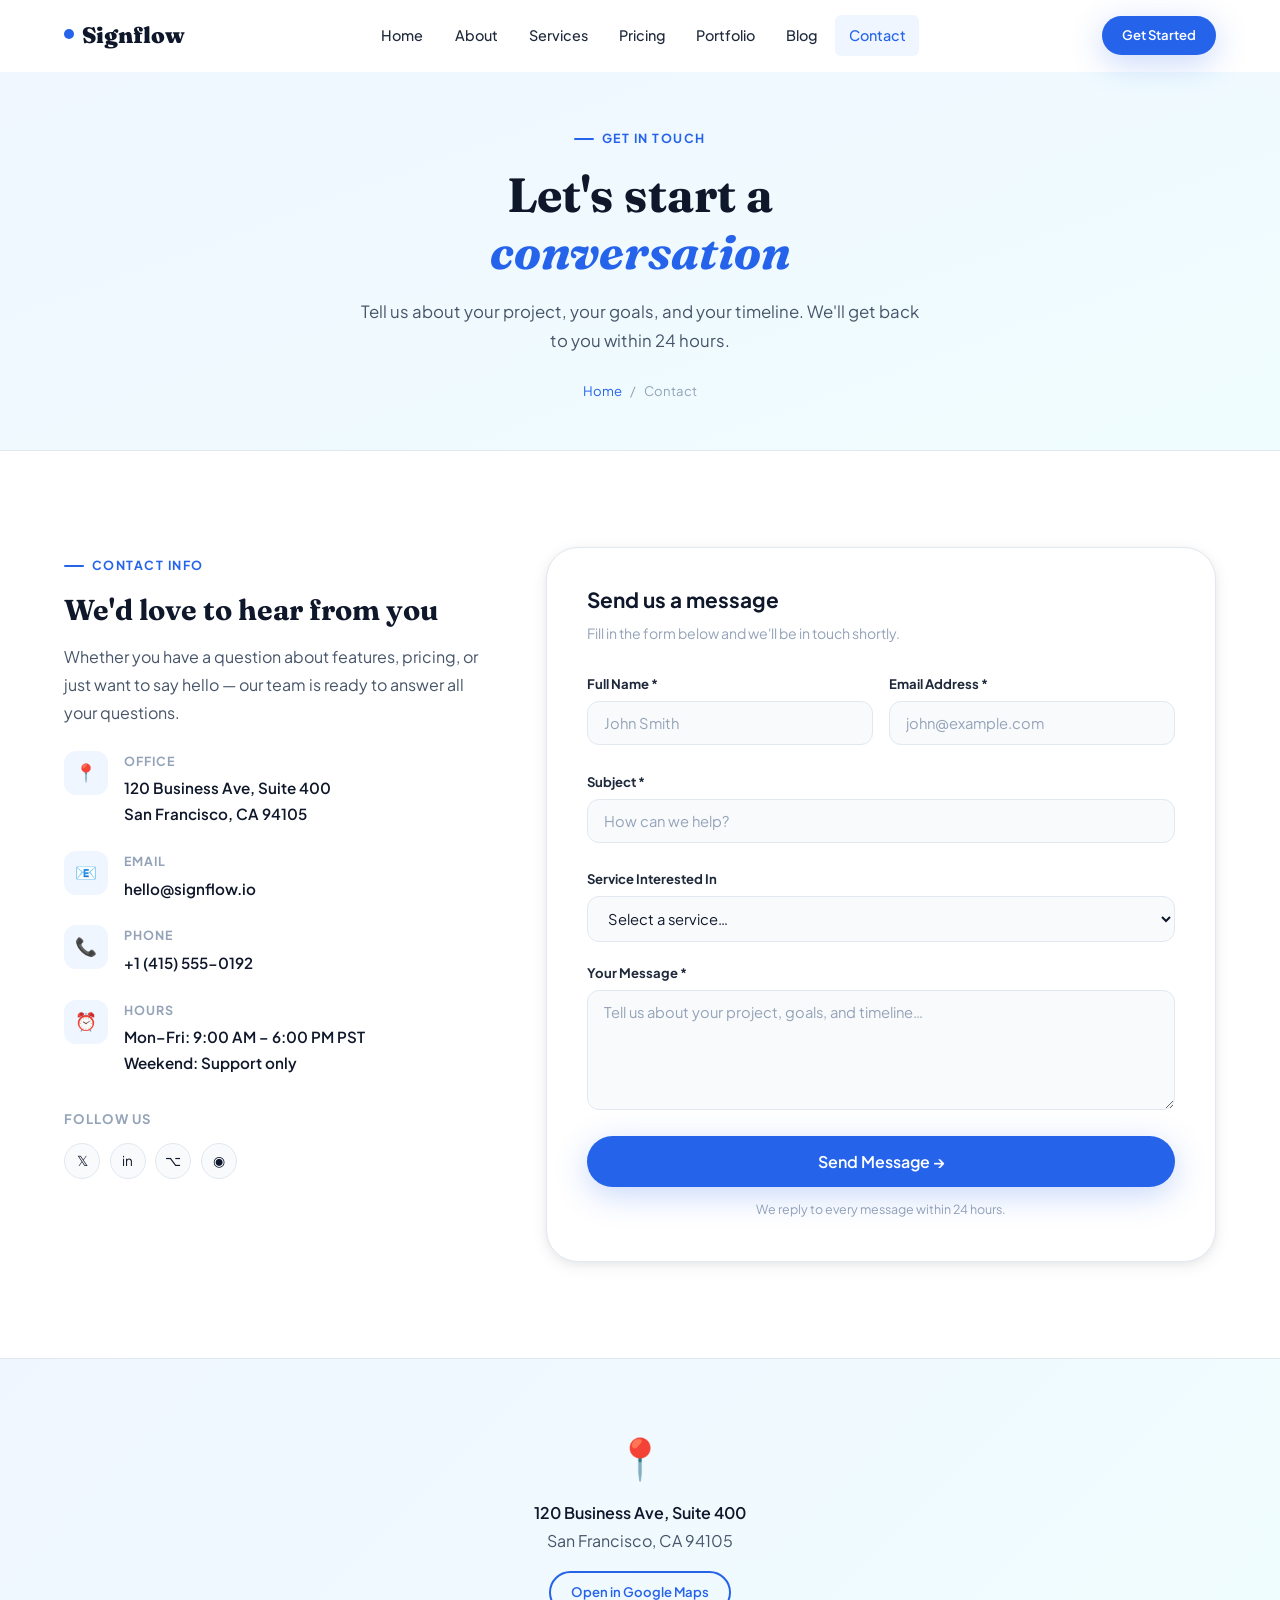
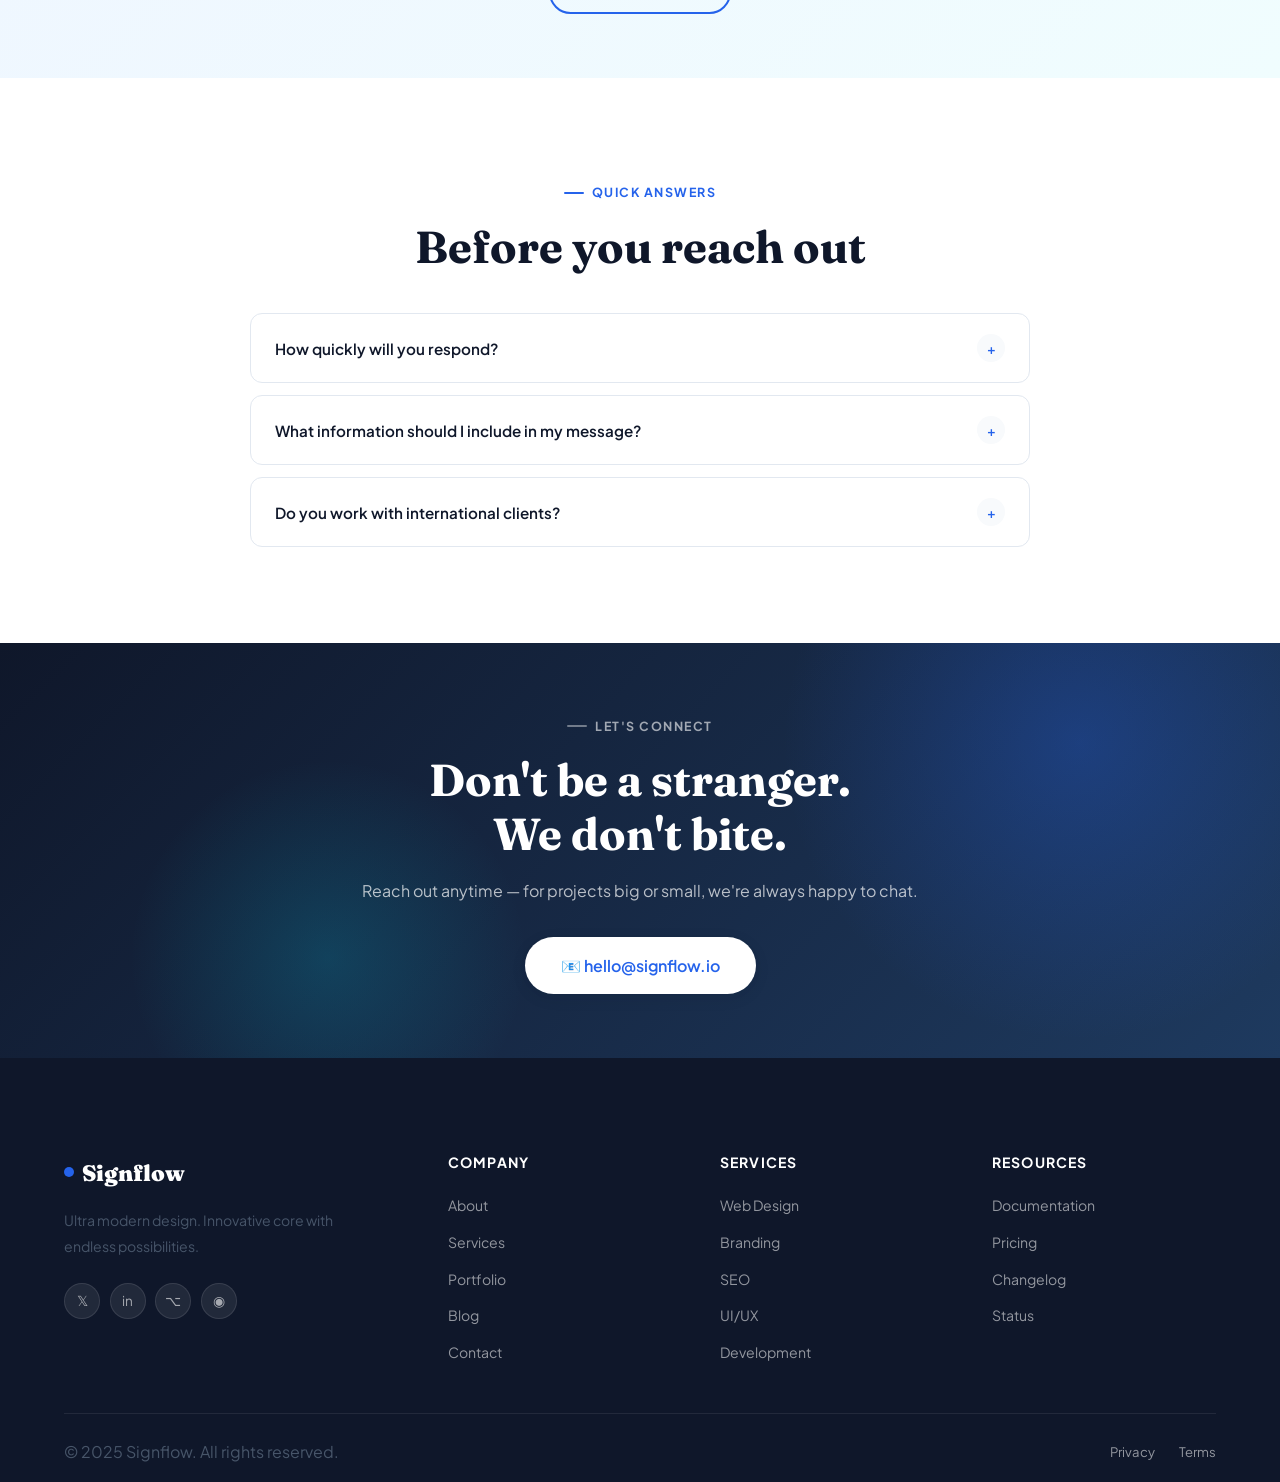
<file: pages/contact.html>
<!DOCTYPE html>
<html lang="en">
<head>
  <meta charset="UTF-8" />
  <meta name="viewport" content="width=device-width, initial-scale=1.0" />
  <title>Contact — Signflow</title>
  <link rel="preconnect" href="https://fonts.googleapis.com" />
  <link rel="preconnect" href="https://fonts.gstatic.com" crossorigin />
  <link href="https://fonts.googleapis.com/css2?family=Plus+Jakarta+Sans:wght@300;400;500;600;700;800&family=Fraunces:ital,wght@0,300;0,700;0,900;1,300;1,700&display=swap" rel="stylesheet" />
  <link rel="stylesheet" href="../css/style.css" />
</head>
<body>
<div class="page-loader"><div class="loader-logo">Signflow</div></div>

<header class="navbar" id="navbar">
  <div class="container">
    <a href="../index.html" class="nav-logo"><span class="logo-dot"></span>Signflow</a>
    <nav class="nav-links">
      <a href="../index.html">Home</a><a href="about.html">About</a><a href="services.html">Services</a>
      <a href="pricing.html">Pricing</a><a href="portfolio.html">Portfolio</a><a href="blog.html">Blog</a>
      <a href="contact.html" class="active">Contact</a>
    </nav>
    <div class="nav-actions"><a href="contact.html" class="btn btn-primary btn-sm">Get Started</a></div>
    <button class="nav-toggle"><span></span><span></span><span></span></button>
  </div>
</header>
<nav class="mobile-nav">
  <a href="../index.html">Home</a><a href="about.html">About</a><a href="services.html">Services</a>
  <a href="pricing.html">Pricing</a><a href="portfolio.html">Portfolio</a><a href="blog.html">Blog</a>
  <a href="contact.html">Contact</a>
  <a href="contact.html" class="btn btn-primary">Get Started</a>
</nav>

<section class="page-hero">
  <div class="container">
    <div class="section-label" style="justify-content:center;">Get in Touch</div>
    <h1>Let's start a<br><em style="font-style:italic;color:var(--clr-primary)">conversation</em></h1>
    <p>Tell us about your project, your goals, and your timeline. We'll get back to you within 24 hours.</p>
    <div class="breadcrumb">
      <a href="../index.html">Home</a><span>/</span><span>Contact</span>
    </div>
  </div>
</section>


<section class="section">
  <div class="container">
    <div class="contact-grid">
      
      <div class="reveal">
        <div class="section-label">Contact Info</div>
        <h2 class="section-title" style="font-size:1.8rem;">We'd love to hear from you</h2>
        <p>Whether you have a question about features, pricing, or just want to say hello — our team is ready to answer all your questions.</p>

        <div class="contact-info-list">
          <div class="contact-info-item">
            <div class="contact-info-icon">📍</div>
            <div>
              <div class="contact-info-label">Office</div>
              <div class="contact-info-val">120 Business Ave, Suite 400<br>San Francisco, CA 94105</div>
            </div>
          </div>
          <div class="contact-info-item">
            <div class="contact-info-icon">📧</div>
            <div>
              <div class="contact-info-label">Email</div>
              <div class="contact-info-val">hello@signflow.io</div>
            </div>
          </div>
          <div class="contact-info-item">
            <div class="contact-info-icon">📞</div>
            <div>
              <div class="contact-info-label">Phone</div>
              <div class="contact-info-val">+1 (415) 555-0192</div>
            </div>
          </div>
          <div class="contact-info-item">
            <div class="contact-info-icon">⏰</div>
            <div>
              <div class="contact-info-label">Hours</div>
              <div class="contact-info-val">Mon–Fri: 9:00 AM – 6:00 PM PST<br>Weekend: Support only</div>
            </div>
          </div>
        </div>

        
        <div style="margin-top:2rem;">
          <p style="font-size:0.82rem;font-weight:700;text-transform:uppercase;letter-spacing:0.08em;color:var(--clr-muted);margin-bottom:0.75rem;">Follow Us</p>
          <div style="display:flex;gap:0.6rem;">
            <a class="social-btn" href="#" style="background:var(--clr-bg);color:var(--clr-dark);border:1px solid var(--clr-border);">𝕏</a>
            <a class="social-btn" href="#" style="background:var(--clr-bg);color:var(--clr-dark);border:1px solid var(--clr-border);">in</a>
            <a class="social-btn" href="#" style="background:var(--clr-bg);color:var(--clr-dark);border:1px solid var(--clr-border);">⌥</a>
            <a class="social-btn" href="#" style="background:var(--clr-bg);color:var(--clr-dark);border:1px solid var(--clr-border);">◉</a>
          </div>
        </div>
      </div>

      
      <div class="reveal reveal-delay-2">
        <div class="form-card">
          <h3 style="font-size:1.3rem;margin-bottom:0.5rem;font-family:var(--font-body);">Send us a message</h3>
          <p style="font-size:0.88rem;color:var(--clr-muted);margin-bottom:1.75rem;">Fill in the form below and we'll be in touch shortly.</p>

          <form class="contact-form" novalidate>
            
            <div class="form-success">
              ✓ &nbsp; Your message was sent successfully! We'll reply within 24 hours.
            </div>

            <div class="form-row">
              <div class="form-group">
                <label class="form-label" for="name">Full Name *</label>
                <input id="name" type="text" class="form-control" placeholder="John Smith" />
                <span class="form-error"></span>
              </div>
              <div class="form-group">
                <label class="form-label" for="email">Email Address *</label>
                <input id="email" type="email" class="form-control" placeholder="john@example.com" />
                <span class="form-error"></span>
              </div>
            </div>
            <div class="form-group">
              <label class="form-label" for="subject">Subject *</label>
              <input id="subject" type="text" class="form-control" placeholder="How can we help?" />
              <span class="form-error"></span>
            </div>
            <div class="form-group">
              <label class="form-label" for="service">Service Interested In</label>
              <select id="service" class="form-control" style="cursor:pointer;">
                <option value="">Select a service…</option>
                <option>Web Design & Development</option>
                <option>Brand Strategy & Identity</option>
                <option>Digital Marketing & SEO</option>
                <option>UI/UX Consulting</option>
                <option>SaaS Development</option>
                <option>Analytics & Reporting</option>
                <option>Other</option>
              </select>
            </div>
            <div class="form-group">
              <label class="form-label" for="message">Your Message *</label>
              <textarea id="message" class="form-control" placeholder="Tell us about your project, goals, and timeline…" rows="5"></textarea>
              <span class="form-error"></span>
            </div>
            <button type="submit" class="btn btn-primary btn-lg" style="width:100%;justify-content:center;">
              Send Message →
            </button>
            <p style="font-size:0.78rem;color:var(--clr-muted);text-align:center;margin-top:0.75rem;">
              We reply to every message within 24 hours.
            </p>
          </form>
        </div>
      </div>
    </div>
  </div>
</section>


<section class="section-sm" style="background:var(--clr-bg);padding:0;">
  <div style="width:100%;height:320px;background:linear-gradient(135deg,#EFF6FF,#F0FDFE);display:flex;align-items:center;justify-content:center;border-top:1px solid var(--clr-border);">
    <div style="text-align:center;color:var(--clr-muted);">
      <div style="font-size:2.5rem;margin-bottom:0.5rem;">📍</div>
      <p style="font-weight:600;color:var(--clr-dark);">120 Business Ave, Suite 400</p>
      <p>San Francisco, CA 94105</p>
      <a href="https://maps.google.com" target="_blank" class="btn btn-outline btn-sm" style="margin-top:1rem;">Open in Google Maps</a>
    </div>
  </div>
</section>


<section class="section">
  <div class="container">
    <div class="section-header centered reveal">
      <div class="section-label">Quick Answers</div>
      <h2 class="section-title">Before you reach out</h2>
    </div>
    <div class="faq-list">
      <div class="faq-item reveal">
        <div class="faq-question">How quickly will you respond?<span class="faq-icon">+</span></div>
        <div class="faq-answer"><div class="faq-answer-inner">We respond to all inquiries within 24 hours, including weekends. For urgent project matters, we typically respond within 4 hours during business hours (9am–6pm PST, Monday–Friday).</div></div>
      </div>
      <div class="faq-item reveal reveal-delay-1">
        <div class="faq-question">What information should I include in my message?<span class="faq-icon">+</span></div>
        <div class="faq-answer"><div class="faq-answer-inner">The more context, the better. Tell us about your business, what you're looking to achieve, your approximate timeline, and any budget range you have in mind. This helps us send you a more relevant response right away.</div></div>
      </div>
      <div class="faq-item reveal reveal-delay-2">
        <div class="faq-question">Do you work with international clients?<span class="faq-icon">+</span></div>
        <div class="faq-answer"><div class="faq-answer-inner">Absolutely! We have clients across 40+ countries and are fully set up for remote collaboration. We use Figma, Notion, Loom, and Slack to keep projects moving smoothly across time zones.</div></div>
      </div>
    </div>
  </div>
</section>

<!-- cta -->
<section class="cta-section">
  <div class="container">
    <div class="cta-inner">
      <div class="section-label">Let's connect</div>
      <h2>Don't be a stranger.<br>We don't bite.</h2>
      <p>Reach out anytime — for projects big or small, we're always happy to chat.</p>
      <div class="cta-buttons">
        <a href="mailto:hello@signflow.io" class="btn btn-white btn-lg">📧 hello@signflow.io</a>
      </div>
    </div>
  </div>
</section>

<footer class="footer">
  <div class="container">
    <div class="footer-grid">
      <div class="footer-brand">
        <a href="../index.html" class="nav-logo"><span class="logo-dot"></span>Signflow</a>
        <p>Ultra modern design. Innovative core with endless possibilities.</p>
        <div class="footer-social">
          <a class="social-btn" href="#">𝕏</a><a class="social-btn" href="#">in</a>
          <a class="social-btn" href="#">⌥</a><a class="social-btn" href="#">◉</a>
        </div>
      </div>
      <div class="footer-col"><h5>Company</h5><ul class="footer-links">
        <li><a href="about.html">About</a></li><li><a href="services.html">Services</a></li>
        <li><a href="portfolio.html">Portfolio</a></li><li><a href="blog.html">Blog</a></li>
        <li><a href="contact.html">Contact</a></li>
      </ul></div>
      <div class="footer-col"><h5>Services</h5><ul class="footer-links">
        <li><a href="services.html">Web Design</a></li><li><a href="services.html">Branding</a></li>
        <li><a href="services.html">SEO</a></li><li><a href="services.html">UI/UX</a></li>
        <li><a href="services.html">Development</a></li>
      </ul></div>
      <div class="footer-col"><h5>Resources</h5><ul class="footer-links">
        <li><a href="#">Documentation</a></li><li><a href="pricing.html">Pricing</a></li>
        <li><a href="#">Changelog</a></li><li><a href="#">Status</a></li>
      </ul></div>
    </div>
    <div class="footer-bottom">
      <p>© 2025 Signflow. All rights reserved.</p>
      <div style="display:flex;gap:1.5rem;"><a href="#">Privacy</a><a href="#">Terms</a></div>
    </div>
  </div>
</footer>
<button class="back-to-top">↑</button>
<script src="../js/main.js"></script>
</body>
</html>
</file>
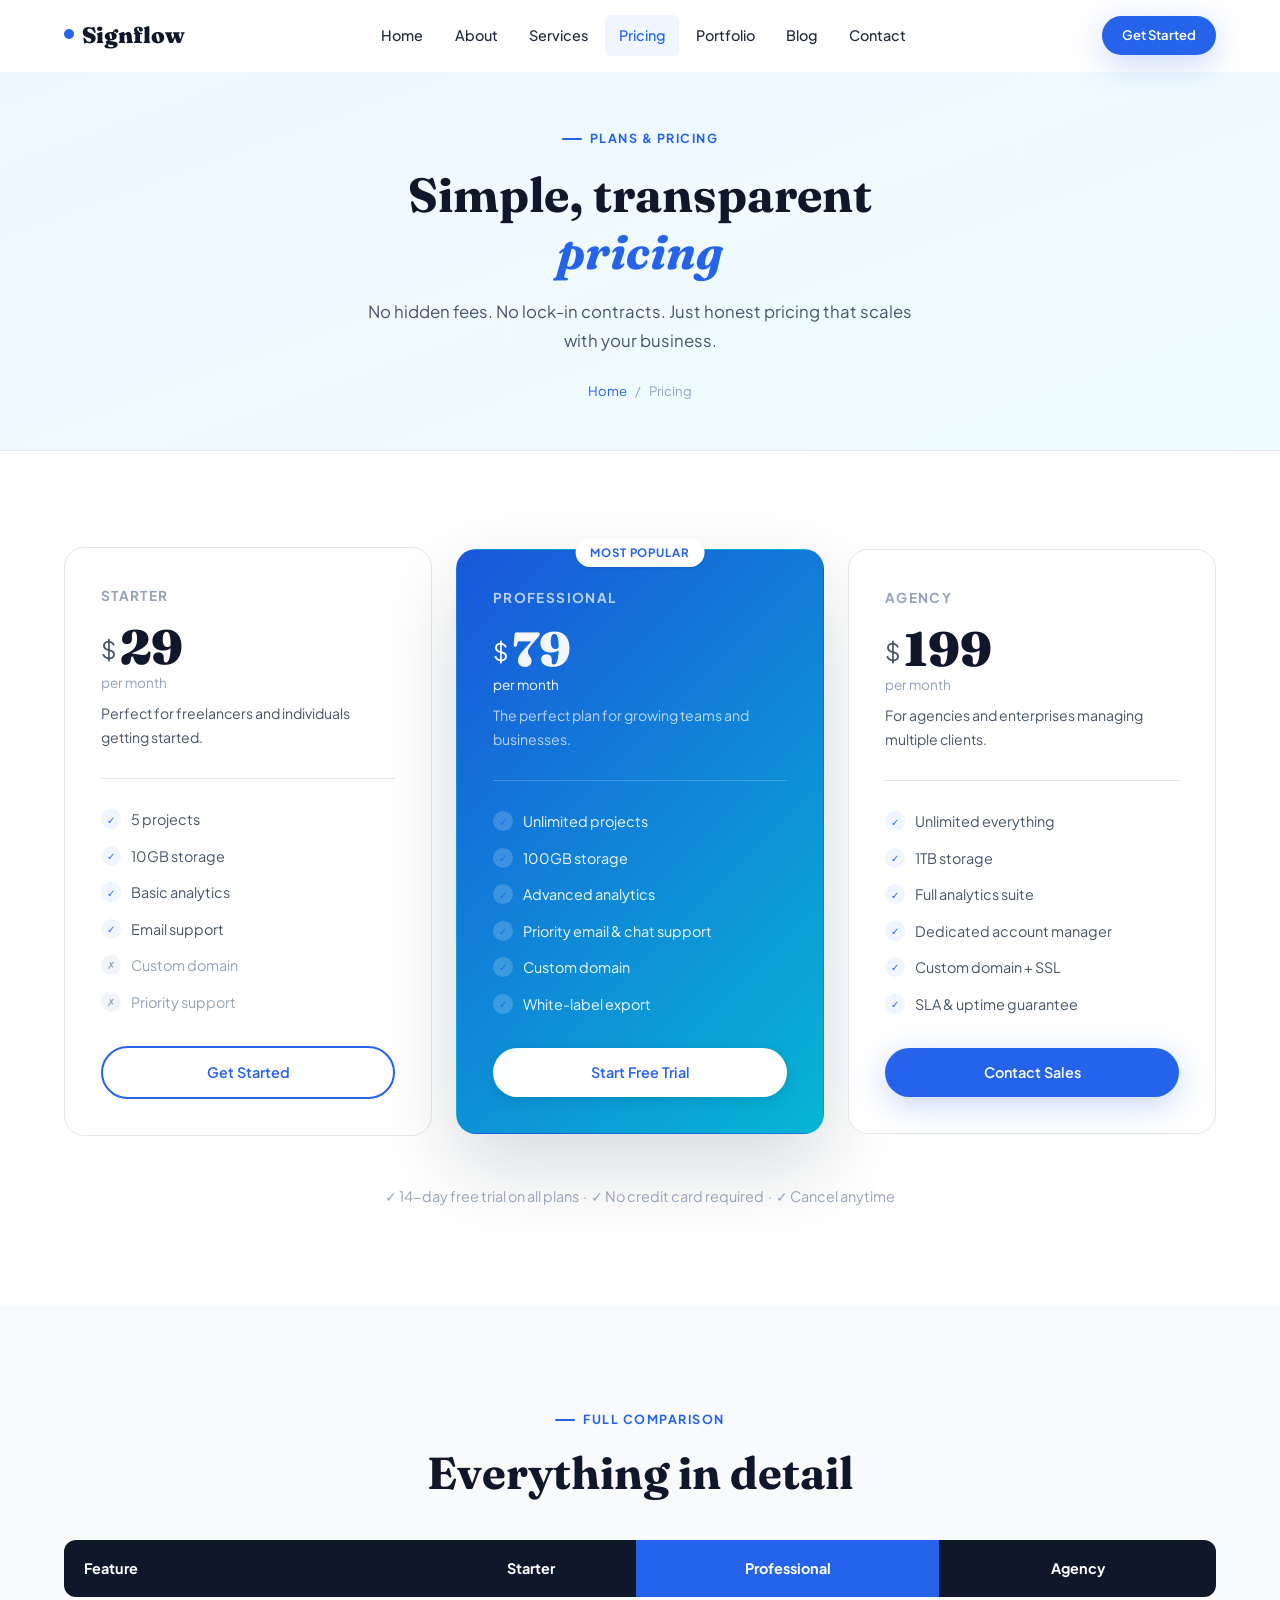
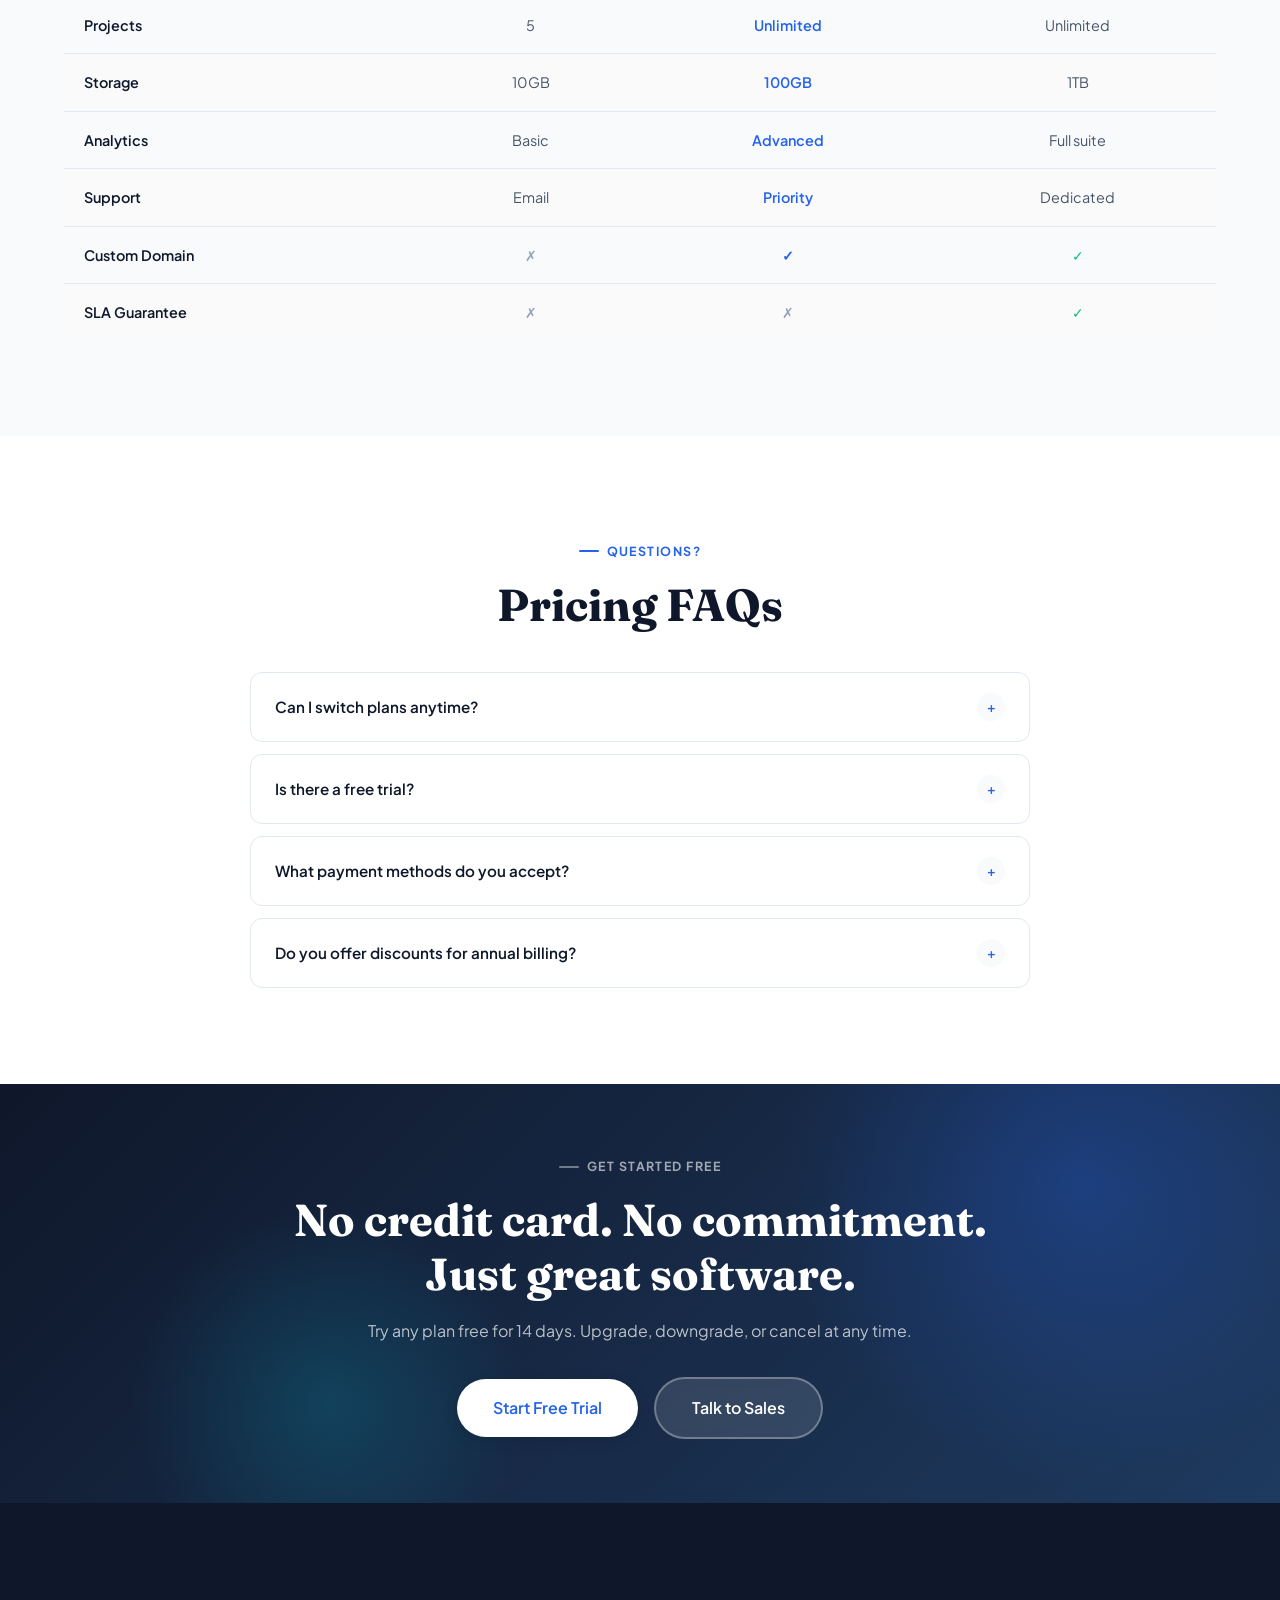
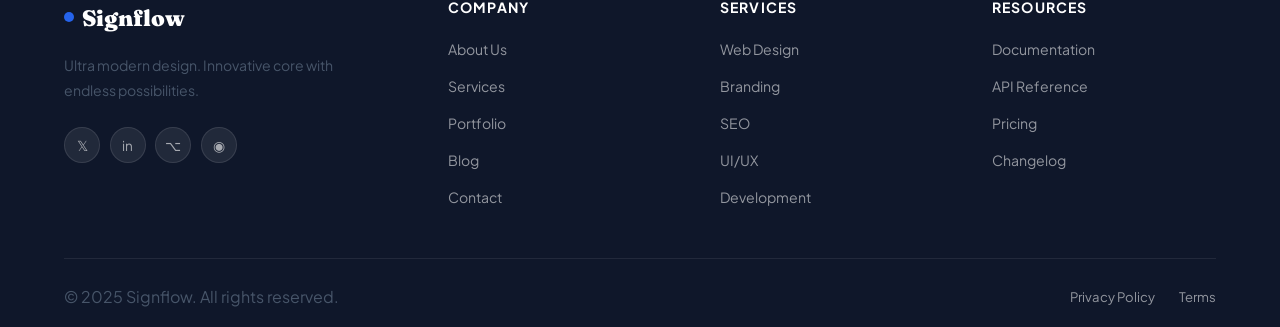
<file: pages/pricing.html>
<!DOCTYPE html>
<html lang="en">
<head>
  <meta charset="UTF-8" />
  <meta name="viewport" content="width=device-width, initial-scale=1.0" />
  <title>Pricing — Signflow</title>
  <link rel="preconnect" href="https://fonts.googleapis.com" />
  <link rel="preconnect" href="https://fonts.gstatic.com" crossorigin />
  <link href="https://fonts.googleapis.com/css2?family=Plus+Jakarta+Sans:wght@300;400;500;600;700;800&family=Fraunces:ital,wght@0,300;0,700;0,900;1,300;1,700&display=swap" rel="stylesheet" />
  <link rel="stylesheet" href="../css/style.css" />
</head>
<body>
<div class="page-loader"><div class="loader-logo">Signflow</div></div>

<header class="navbar" id="navbar">
  <div class="container">
    <a href="../index.html" class="nav-logo"><span class="logo-dot"></span>Signflow</a>
    <nav class="nav-links">
      <a href="../index.html">Home</a><a href="about.html">About</a><a href="services.html">Services</a>
      <a href="pricing.html" class="active">Pricing</a><a href="portfolio.html">Portfolio</a>
      <a href="blog.html">Blog</a><a href="contact.html">Contact</a>
    </nav>
    <div class="nav-actions"><a href="contact.html" class="btn btn-primary btn-sm">Get Started</a></div>
    <button class="nav-toggle"><span></span><span></span><span></span></button>
  </div>
</header>
<nav class="mobile-nav">
  <a href="../index.html">Home</a><a href="about.html">About</a><a href="services.html">Services</a>
  <a href="pricing.html">Pricing</a><a href="portfolio.html">Portfolio</a><a href="blog.html">Blog</a>
  <a href="contact.html">Contact</a>
  <a href="contact.html" class="btn btn-primary">Get Started</a>
</nav>

<section class="page-hero">
  <div class="container">
    <div class="section-label" style="justify-content:center;">Plans & Pricing</div>
    <h1>Simple, transparent<br><em style="font-style:italic;color:var(--clr-primary)">pricing</em></h1>
    <p>No hidden fees. No lock-in contracts. Just honest pricing that scales with your business.</p>
    <div class="breadcrumb">
      <a href="../index.html">Home</a><span>/</span><span>Pricing</span>
    </div>
  </div>
</section>


<section class="section">
  <div class="container">
    <div class="pricing-grid">
      
      <div class="pricing-card reveal reveal-delay-1">
        <div class="pricing-plan-name">Starter</div>
        <div>
          <span class="price-currency">$</span>
          <span class="price-num">29</span>
        </div>
        <div class="price-per">per month</div>
        <div class="price-desc">Perfect for freelancers and individuals getting started.</div>
        <ul class="pricing-features">
          <li><span class="pricing-feature-icon">✓</span>5 projects</li>
          <li><span class="pricing-feature-icon">✓</span>10GB storage</li>
          <li><span class="pricing-feature-icon">✓</span>Basic analytics</li>
          <li><span class="pricing-feature-icon">✓</span>Email support</li>
          <li><span class="pricing-feature-icon" style="background:#F1F5F9;color:#94A3B8">✗</span><span style="color:var(--clr-muted)">Custom domain</span></li>
          <li><span class="pricing-feature-icon" style="background:#F1F5F9;color:#94A3B8">✗</span><span style="color:var(--clr-muted)">Priority support</span></li>
        </ul>
        <a href="contact.html" class="btn btn-outline" style="width:100%;justify-content:center;">Get Started</a>
      </div>

      
      <div class="pricing-card featured reveal reveal-delay-2">
        <div class="pricing-badge">Most Popular</div>
        <div class="pricing-plan-name">Professional</div>
        <div>
          <span class="price-currency">$</span>
          <span class="price-num">79</span>
        </div>
        <div class="price-per">per month</div>
        <div class="price-desc">The perfect plan for growing teams and businesses.</div>
        <ul class="pricing-features">
          <li><span class="pricing-feature-icon">✓</span>Unlimited projects</li>
          <li><span class="pricing-feature-icon">✓</span>100GB storage</li>
          <li><span class="pricing-feature-icon">✓</span>Advanced analytics</li>
          <li><span class="pricing-feature-icon">✓</span>Priority email & chat support</li>
          <li><span class="pricing-feature-icon">✓</span>Custom domain</li>
          <li><span class="pricing-feature-icon">✓</span>White-label export</li>
        </ul>
        <a href="contact.html" class="btn btn-white" style="width:100%;justify-content:center;">Start Free Trial</a>
      </div>

      
      <div class="pricing-card reveal reveal-delay-3">
        <div class="pricing-plan-name">Agency</div>
        <div>
          <span class="price-currency">$</span>
          <span class="price-num">199</span>
        </div>
        <div class="price-per">per month</div>
        <div class="price-desc">For agencies and enterprises managing multiple clients.</div>
        <ul class="pricing-features">
          <li><span class="pricing-feature-icon">✓</span>Unlimited everything</li>
          <li><span class="pricing-feature-icon">✓</span>1TB storage</li>
          <li><span class="pricing-feature-icon">✓</span>Full analytics suite</li>
          <li><span class="pricing-feature-icon">✓</span>Dedicated account manager</li>
          <li><span class="pricing-feature-icon">✓</span>Custom domain + SSL</li>
          <li><span class="pricing-feature-icon">✓</span>SLA & uptime guarantee</li>
        </ul>
        <a href="contact.html" class="btn btn-primary" style="width:100%;justify-content:center;">Contact Sales</a>
      </div>
    </div>

    
    <div style="text-align:center;margin-top:3rem;" class="reveal">
      <p style="color:var(--clr-muted);font-size:0.9rem;">
        ✓ 14-day free trial on all plans &nbsp;·&nbsp; ✓ No credit card required &nbsp;·&nbsp; ✓ Cancel anytime
      </p>
    </div>
  </div>
</section>


<section class="section" style="background:var(--clr-bg);">
  <div class="container">
    <div class="section-header centered reveal">
      <div class="section-label">Full Comparison</div>
      <h2 class="section-title">Everything in detail</h2>
    </div>
    <div class="reveal" style="overflow-x:auto;">
      <table style="width:100%;border-collapse:collapse;font-size:0.9rem;">
        <thead>
          <tr style="background:var(--clr-dark);color:#fff;">
            <th style="padding:1rem 1.25rem;text-align:left;border-radius:12px 0 0 12px;">Feature</th>
            <th style="padding:1rem 1.25rem;text-align:center;">Starter</th>
            <th style="padding:1rem 1.25rem;text-align:center;background:var(--clr-primary);">Professional</th>
            <th style="padding:1rem 1.25rem;text-align:center;border-radius:0 12px 12px 0;">Agency</th>
          </tr>
        </thead>
        <tbody>
          <tr style="border-bottom:1px solid var(--clr-border);">
            <td style="padding:1rem 1.25rem;font-weight:600;color:var(--clr-dark);">Projects</td>
            <td style="padding:1rem 1.25rem;text-align:center;">5</td>
            <td style="padding:1rem 1.25rem;text-align:center;color:var(--clr-primary);font-weight:600;">Unlimited</td>
            <td style="padding:1rem 1.25rem;text-align:center;">Unlimited</td>
          </tr>
          <tr style="border-bottom:1px solid var(--clr-border);background:#fafafa;">
            <td style="padding:1rem 1.25rem;font-weight:600;color:var(--clr-dark);">Storage</td>
            <td style="padding:1rem 1.25rem;text-align:center;">10GB</td>
            <td style="padding:1rem 1.25rem;text-align:center;color:var(--clr-primary);font-weight:600;">100GB</td>
            <td style="padding:1rem 1.25rem;text-align:center;">1TB</td>
          </tr>
          <tr style="border-bottom:1px solid var(--clr-border);">
            <td style="padding:1rem 1.25rem;font-weight:600;color:var(--clr-dark);">Analytics</td>
            <td style="padding:1rem 1.25rem;text-align:center;">Basic</td>
            <td style="padding:1rem 1.25rem;text-align:center;color:var(--clr-primary);font-weight:600;">Advanced</td>
            <td style="padding:1rem 1.25rem;text-align:center;">Full suite</td>
          </tr>
          <tr style="border-bottom:1px solid var(--clr-border);background:#fafafa;">
            <td style="padding:1rem 1.25rem;font-weight:600;color:var(--clr-dark);">Support</td>
            <td style="padding:1rem 1.25rem;text-align:center;">Email</td>
            <td style="padding:1rem 1.25rem;text-align:center;color:var(--clr-primary);font-weight:600;">Priority</td>
            <td style="padding:1rem 1.25rem;text-align:center;">Dedicated</td>
          </tr>
          <tr style="border-bottom:1px solid var(--clr-border);">
            <td style="padding:1rem 1.25rem;font-weight:600;color:var(--clr-dark);">Custom Domain</td>
            <td style="padding:1rem 1.25rem;text-align:center;color:#94A3B8;">✗</td>
            <td style="padding:1rem 1.25rem;text-align:center;color:var(--clr-primary);font-weight:600;">✓</td>
            <td style="padding:1rem 1.25rem;text-align:center;color:var(--clr-success);">✓</td>
          </tr>
          <tr style="background:#fafafa;">
            <td style="padding:1rem 1.25rem;font-weight:600;color:var(--clr-dark);">SLA Guarantee</td>
            <td style="padding:1rem 1.25rem;text-align:center;color:#94A3B8;">✗</td>
            <td style="padding:1rem 1.25rem;text-align:center;color:#94A3B8;">✗</td>
            <td style="padding:1rem 1.25rem;text-align:center;color:var(--clr-success);">✓</td>
          </tr>
        </tbody>
      </table>
    </div>
  </div>
</section>


<section class="section">
  <div class="container">
    <div class="section-header centered reveal">
      <div class="section-label">Questions?</div>
      <h2 class="section-title">Pricing FAQs</h2>
    </div>
    <div class="faq-list">
      <div class="faq-item reveal">
        <div class="faq-question">Can I switch plans anytime?<span class="faq-icon">+</span></div>
        <div class="faq-answer"><div class="faq-answer-inner">Absolutely. You can upgrade or downgrade your plan at any time. Upgrades take effect immediately, and downgrades take effect at your next billing cycle. No penalties, ever.</div></div>
      </div>
      <div class="faq-item reveal reveal-delay-1">
        <div class="faq-question">Is there a free trial?<span class="faq-icon">+</span></div>
        <div class="faq-answer"><div class="faq-answer-inner">Yes! Every plan comes with a 14-day free trial. No credit card required. You get full access to every feature during the trial period with no strings attached.</div></div>
      </div>
      <div class="faq-item reveal reveal-delay-2">
        <div class="faq-question">What payment methods do you accept?<span class="faq-icon">+</span></div>
        <div class="faq-answer"><div class="faq-answer-inner">We accept all major credit cards (Visa, MasterCard, Amex), PayPal, and bank transfers for annual plans. All payments are securely processed via Stripe.</div></div>
      </div>
      <div class="faq-item reveal reveal-delay-3">
        <div class="faq-question">Do you offer discounts for annual billing?<span class="faq-icon">+</span></div>
        <div class="faq-answer"><div class="faq-answer-inner">Yes! Annual billing saves you 20% compared to monthly. You can switch to annual billing at any time from your account settings, and we'll pro-rate the difference.</div></div>
      </div>
    </div>
  </div>
</section>

<!-- cta -->
<section class="cta-section">
  <div class="container">
    <div class="cta-inner">
      <div class="section-label">Get started free</div>
      <h2>No credit card. No commitment.<br>Just great software.</h2>
      <p>Try any plan free for 14 days. Upgrade, downgrade, or cancel at any time.</p>
      <div class="cta-buttons">
        <a href="contact.html" class="btn btn-white btn-lg">Start Free Trial</a>
        <a href="contact.html" class="btn btn-ghost btn-lg">Talk to Sales</a>
      </div>
    </div>
  </div>
</section>

<footer class="footer">
  <div class="container">
    <div class="footer-grid">
      <div class="footer-brand">
        <a href="../index.html" class="nav-logo"><span class="logo-dot"></span>Signflow</a>
        <p>Ultra modern design. Innovative core with endless possibilities.</p>
        <div class="footer-social">
          <a class="social-btn" href="#">𝕏</a><a class="social-btn" href="#">in</a>
          <a class="social-btn" href="#">⌥</a><a class="social-btn" href="#">◉</a>
        </div>
      </div>
      <div class="footer-col"><h5>Company</h5><ul class="footer-links">
        <li><a href="about.html">About Us</a></li><li><a href="services.html">Services</a></li>
        <li><a href="portfolio.html">Portfolio</a></li><li><a href="blog.html">Blog</a></li>
        <li><a href="contact.html">Contact</a></li>
      </ul></div>
      <div class="footer-col"><h5>Services</h5><ul class="footer-links">
        <li><a href="services.html">Web Design</a></li><li><a href="services.html">Branding</a></li>
        <li><a href="services.html">SEO</a></li><li><a href="services.html">UI/UX</a></li>
        <li><a href="services.html">Development</a></li>
      </ul></div>
      <div class="footer-col"><h5>Resources</h5><ul class="footer-links">
        <li><a href="#">Documentation</a></li><li><a href="#">API Reference</a></li>
        <li><a href="pricing.html">Pricing</a></li><li><a href="#">Changelog</a></li>
      </ul></div>
    </div>
    <div class="footer-bottom">
      <p>© 2025 Signflow. All rights reserved.</p>
      <div style="display:flex;gap:1.5rem;"><a href="#">Privacy Policy</a><a href="#">Terms</a></div>
    </div>
  </div>
</footer>
<button class="back-to-top">↑</button>
<script src="../js/main.js"></script>
</body>
</html>
</file>
<file: css/style.css>
/* signflow styles */

/* colors and stuff */
:root {
  --clr-primary: #2563EB;
  --clr-primary-dark: #1D4ED8;
  --clr-primary-light: #EFF6FF;
  --clr-accent: #06B6D4;
  --clr-dark: #0F172A;
  --clr-dark-2: #1E293B;
  --clr-body: #475569;
  --clr-muted: #94A3B8;
  --clr-border: #E2E8F0;
  --clr-bg: #F8FAFC;
  --clr-white: #FFFFFF;
  --clr-success: #10B981;
  --clr-warning: #F59E0B;
  --clr-error: #EF4444;

  --gradient-primary: linear-gradient(135deg, #1a56db 0%, #06B6D4 100%);
  --gradient-soft: linear-gradient(160deg, #EFF6FF 0%, #F0FDFE 100%);
  --gradient-dark: linear-gradient(135deg, #0F172A 0%, #1E3A5F 100%);

  --font-display: 'Fraunces', Georgia, serif;
  --font-body: 'Plus Jakarta Sans', sans-serif;

  --space-xs: 0.5rem;
  --space-sm: 1rem;
  --space-md: 1.5rem;
  --space-lg: 2.5rem;
  --space-xl: 4rem;
  --space-2xl: 6rem;
  --space-3xl: 8rem;

  --radius-sm: 6px;
  --radius-md: 12px;
  --radius-lg: 20px;
  --radius-xl: 32px;
  --radius-full: 9999px;

  --shadow-sm: 0 1px 3px rgba(15,23,42,0.06), 0 1px 2px rgba(15,23,42,0.04);
  --shadow-md: 0 4px 16px rgba(15,23,42,0.08), 0 2px 6px rgba(15,23,42,0.04);
  --shadow-lg: 0 16px 48px rgba(15,23,42,0.12), 0 4px 16px rgba(15,23,42,0.06);
  --shadow-xl: 0 32px 80px rgba(15,23,42,0.16);
  --shadow-blue: 0 8px 32px rgba(37,99,235,0.25);

  --transition: all 0.3s cubic-bezier(0.4, 0, 0.2, 1);
  --transition-fast: all 0.18s ease;
  --transition-slow: all 0.5s cubic-bezier(0.4, 0, 0.2, 1);

  --container-max: 1200px;
  --nav-height: 72px;
}

/* reset */
*, *::before, *::after { box-sizing: border-box; margin: 0; padding: 0; }
html { scroll-behavior: smooth; font-size: 16px; }
body {
  font-family: var(--font-body);
  color: var(--clr-body);
  background: var(--clr-white);
  line-height: 1.7;
  -webkit-font-smoothing: antialiased;
  overflow-x: hidden;
}
img { max-width: 100%; height: auto; display: block; }
a { text-decoration: none; color: inherit; }
ul { list-style: none; }
button { cursor: pointer; border: none; background: none; font-family: inherit; }

/* typography */
h1, h2, h3, h4, h5, h6 {
  font-family: var(--font-display);
  color: var(--clr-dark);
  line-height: 1.2;
  font-weight: 700;
}
h1 { font-size: clamp(2.2rem, 5vw, 3.8rem); }
h2 { font-size: clamp(1.8rem, 3.5vw, 2.8rem); }
h3 { font-size: clamp(1.2rem, 2.5vw, 1.6rem); }
h4 { font-size: 1.1rem; font-family: var(--font-body); font-weight: 600; }
p { font-size: 1rem; line-height: 1.75; color: var(--clr-body); }
.text-sm { font-size: 0.875rem; }
.text-muted { color: var(--clr-muted); }

/* layout */
.container {
  max-width: var(--container-max);
  margin: 0 auto;
  padding: 0 1.5rem;
}
.section { padding: var(--space-2xl) 0; }
.section-sm { padding: var(--space-xl) 0; }

/* section headers */
.section-label {
  display: inline-flex;
  align-items: center;
  gap: 0.5rem;
  font-size: 0.78rem;
  font-weight: 700;
  text-transform: uppercase;
  letter-spacing: 0.12em;
  color: var(--clr-primary);
  margin-bottom: 1rem;
}
.section-label::before {
  content: '';
  display: block;
  width: 20px;
  height: 2px;
  background: var(--clr-primary);
  border-radius: 2px;
}
.section-title { margin-bottom: 1rem; }
.section-subtitle {
  font-size: 1.05rem;
  color: var(--clr-body);
  max-width: 560px;
  line-height: 1.8;
}
.section-header { margin-bottom: var(--space-lg); }
.section-header.centered { text-align: center; }
.section-header.centered .section-label { justify-content: center; }
.section-header.centered .section-subtitle { margin: 0 auto; }

/* buttons */
.btn {
  display: inline-flex;
  align-items: center;
  gap: 0.5rem;
  padding: 0.75rem 1.75rem;
  font-size: 0.9rem;
  font-weight: 600;
  border-radius: var(--radius-full);
  transition: var(--transition);
  font-family: var(--font-body);
  white-space: nowrap;
  position: relative;
  overflow: hidden;
}

.btn-primary {
  background: var(--clr-primary);
  color: #fff;
  box-shadow: var(--shadow-blue);
}
.btn-primary:hover {
  background: var(--clr-primary-dark);
  transform: translateY(-2px);
  box-shadow: 0 12px 36px rgba(37,99,235,0.35);
}

.btn-outline {
  background: transparent;
  color: var(--clr-primary);
  border: 2px solid var(--clr-primary);
}
.btn-outline:hover {
  background: var(--clr-primary);
  color: #fff;
  transform: translateY(-2px);
}

.btn-ghost {
  background: rgba(255,255,255,0.12);
  color: #fff;
  border: 2px solid rgba(255,255,255,0.3);
  backdrop-filter: blur(4px);
}
.btn-ghost:hover {
  background: rgba(255,255,255,0.22);
  border-color: rgba(255,255,255,0.5);
}

.btn-white {
  background: #fff;
  color: var(--clr-primary);
  box-shadow: var(--shadow-md);
}
.btn-white:hover {
  transform: translateY(-2px);
  box-shadow: var(--shadow-lg);
}

.btn-sm { padding: 0.5rem 1.25rem; font-size: 0.82rem; }
.btn-lg { padding: 0.95rem 2.25rem; font-size: 1rem; }

/* cards */
.card {
  background: var(--clr-white);
  border-radius: var(--radius-lg);
  border: 1px solid var(--clr-border);
  padding: var(--space-md);
  transition: var(--transition);
}
.card:hover {
  transform: translateY(-6px);
  box-shadow: var(--shadow-lg);
  border-color: transparent;
}

/* badges */
.badge {
  display: inline-flex;
  align-items: center;
  padding: 0.3rem 0.85rem;
  font-size: 0.75rem;
  font-weight: 600;
  border-radius: var(--radius-full);
  background: var(--clr-primary-light);
  color: var(--clr-primary);
}


/* navbar */
.navbar {
  position: fixed;
  top: 0; left: 0; right: 0;
  z-index: 1000;
  height: var(--nav-height);
  display: flex;
  align-items: center;
  background: rgba(255,255,255,0.96);
  backdrop-filter: blur(12px);
  -webkit-backdrop-filter: blur(12px);
  border-bottom: 1px solid transparent;
  transition: var(--transition);
}
.navbar.scrolled {
  border-bottom-color: var(--clr-border);
  box-shadow: var(--shadow-sm);
}
.navbar .container {
  display: flex;
  align-items: center;
  justify-content: space-between;
  width: 100%;
}
.nav-logo {
  display: flex;
  align-items: center;
  gap: 0.5rem;
  font-family: var(--font-display);
  font-size: 1.4rem;
  font-weight: 900;
  color: var(--clr-dark);
}
.nav-logo .logo-dot {
  width: 10px; height: 10px;
  background: var(--clr-primary);
  border-radius: 50%;
  margin-bottom: 2px;
}
.nav-links {
  display: flex;
  align-items: center;
  gap: 0.25rem;
}
.nav-links a {
  padding: 0.5rem 0.85rem;
  font-size: 0.9rem;
  font-weight: 500;
  color: var(--clr-dark-2);
  border-radius: var(--radius-sm);
  transition: var(--transition-fast);
  position: relative;
}
.nav-links a:hover,
.nav-links a.active {
  color: var(--clr-primary);
  background: var(--clr-primary-light);
}
.nav-actions {
  display: flex;
  align-items: center;
  gap: 0.75rem;
}

/* hamburger menu */
.nav-toggle {
  display: none;
  flex-direction: column;
  gap: 5px;
  padding: 6px;
  width: 40px;
}
.nav-toggle span {
  display: block;
  height: 2px;
  background: var(--clr-dark);
  border-radius: 2px;
  transition: var(--transition);
  transform-origin: center;
}
.nav-toggle.active span:nth-child(1) { transform: translateY(7px) rotate(45deg); }
.nav-toggle.active span:nth-child(2) { opacity: 0; transform: scaleX(0); }
.nav-toggle.active span:nth-child(3) { transform: translateY(-7px) rotate(-45deg); }

/* mobile nav dropdown */
.mobile-nav {
  display: none;
  position: fixed;
  top: var(--nav-height);
  left: 0; right: 0;
  background: #fff;
  border-bottom: 1px solid var(--clr-border);
  padding: 1rem 1.5rem 1.5rem;
  z-index: 999;
  box-shadow: var(--shadow-md);
  transform: translateY(-10px);
  opacity: 0;
  transition: var(--transition);
}
.mobile-nav.open {
  display: block;
  transform: translateY(0);
  opacity: 1;
}
.mobile-nav a {
  display: block;
  padding: 0.75rem 0;
  font-weight: 500;
  border-bottom: 1px solid var(--clr-border);
  color: var(--clr-dark);
}
.mobile-nav a:last-of-type { border-bottom: none; }
.mobile-nav a:hover { color: var(--clr-primary); }
.mobile-nav .btn { margin-top: 1rem; width: 100%; justify-content: center; }


/* hero section */
.hero {
  position: relative;
  min-height: 100vh;
  display: flex;
  align-items: center;
  background: var(--gradient-soft);
  overflow: hidden;
  padding-top: var(--nav-height);
}
.hero-bg-blob {
  position: absolute;
  border-radius: 50%;
  filter: blur(80px);
  opacity: 0.35;
  pointer-events: none;
}
.hero-bg-blob:nth-child(1) {
  width: 600px; height: 600px;
  background: radial-gradient(circle, #93C5FD, transparent);
  top: -100px; right: -150px;
}
.hero-bg-blob:nth-child(2) {
  width: 400px; height: 400px;
  background: radial-gradient(circle, #A5F3FC, transparent);
  bottom: -50px; left: 10%;
}
.hero .container {
  display: grid;
  grid-template-columns: 1fr 1fr;
  gap: 4rem;
  align-items: center;
  padding-top: 3rem;
  padding-bottom: 3rem;
  position: relative;
  z-index: 1;
}
.hero-badge {
  display: inline-flex;
  align-items: center;
  gap: 0.5rem;
  background: #fff;
  border: 1px solid var(--clr-border);
  border-radius: var(--radius-full);
  padding: 0.3rem 1rem 0.3rem 0.4rem;
  font-size: 0.8rem;
  font-weight: 600;
  color: var(--clr-dark-2);
  margin-bottom: 1.5rem;
  box-shadow: var(--shadow-sm);
}
.hero-badge .dot {
  width: 20px; height: 20px;
  background: var(--gradient-primary);
  border-radius: 50%;
  display: flex; align-items: center; justify-content: center;
  font-size: 0.65rem;
  color: #fff;
}
.hero-title {
  font-size: clamp(2.4rem, 5vw, 4rem);
  line-height: 1.1;
  color: var(--clr-dark);
  margin-bottom: 1.25rem;
}
.hero-title em {
  font-style: italic;
  color: var(--clr-primary);
}
.hero-desc {
  font-size: 1.05rem;
  color: var(--clr-body);
  margin-bottom: 2rem;
  max-width: 480px;
}
.hero-cta {
  display: flex;
  align-items: center;
  gap: 1rem;
  flex-wrap: wrap;
  margin-bottom: 2.5rem;
}
.hero-trust { display: flex; align-items: center; gap: 0.75rem; }
.hero-avatars { display: flex; }
.hero-avatars .av {
  width: 34px; height: 34px;
  border-radius: 50%;
  border: 2px solid #fff;
  overflow: hidden;
  margin-left: -8px;
  background: var(--clr-border);
}
.hero-avatars .av:first-child { margin-left: 0; }
.hero-avatars .av img { width: 100%; height: 100%; object-fit: cover; }
.hero-trust-text { font-size: 0.82rem; color: var(--clr-body); }
.hero-trust-text strong { color: var(--clr-dark); }

/* hero right side mockup */
.hero-visual { position: relative; }
.hero-mockup {
  position: relative;
  border-radius: var(--radius-xl);
  overflow: visible;
}
.hero-screen {
  background: #fff;
  border-radius: var(--radius-lg);
  box-shadow: var(--shadow-xl);
  overflow: hidden;
  border: 1px solid var(--clr-border);
}
.hero-screen-bar {
  background: var(--clr-bg);
  padding: 0.6rem 1rem;
  display: flex;
  align-items: center;
  gap: 0.4rem;
  border-bottom: 1px solid var(--clr-border);
}
.hero-screen-bar .dot-r { width: 10px; height: 10px; border-radius: 50%; background: #EF4444; }
.hero-screen-bar .dot-y { width: 10px; height: 10px; border-radius: 50%; background: #F59E0B; }
.hero-screen-bar .dot-g { width: 10px; height: 10px; border-radius: 50%; background: #10B981; }
.hero-screen-bar .url-bar {
  flex: 1;
  margin-left: 0.5rem;
  height: 22px;
  background: var(--clr-border);
  border-radius: var(--radius-full);
}
.hero-screen-inner { padding: 1.5rem; }

/* fake ui inside the mockup */
.mock-header { display: flex; align-items: center; justify-content: space-between; margin-bottom: 1rem; }
.mock-logo { width: 80px; height: 12px; background: var(--clr-border); border-radius: 3px; }
.mock-nav { display: flex; gap: 0.5rem; }
.mock-nav span { width: 40px; height: 8px; background: var(--clr-border); border-radius: 3px; }
.mock-hero-block {
  background: var(--gradient-primary);
  border-radius: var(--radius-md);
  padding: 1.5rem;
  margin-bottom: 1rem;
  color: #fff;
}
.mock-hero-title { width: 70%; height: 14px; background: rgba(255,255,255,0.4); border-radius: 3px; margin-bottom: 0.5rem; }
.mock-hero-sub { width: 50%; height: 9px; background: rgba(255,255,255,0.25); border-radius: 3px; margin-bottom: 1rem; }
.mock-hero-btn { width: 80px; height: 22px; background: rgba(255,255,255,0.9); border-radius: 20px; }
.mock-cards { display: grid; grid-template-columns: 1fr 1fr 1fr; gap: 0.5rem; }
.mock-card { background: var(--clr-bg); border-radius: var(--radius-sm); padding: 0.6rem; }
.mock-card-icon { width: 20px; height: 20px; border-radius: 4px; background: var(--clr-primary-light); margin-bottom: 0.4rem; }
.mock-card-line { width: 80%; height: 7px; background: var(--clr-border); border-radius: 2px; margin-bottom: 0.3rem; }
.mock-card-line.short { width: 55%; }

/* floating stat cards next to mockup */
.hero-float-card {
  position: absolute;
  background: #fff;
  border-radius: var(--radius-md);
  box-shadow: var(--shadow-lg);
  padding: 0.8rem 1rem;
  display: flex;
  align-items: center;
  gap: 0.65rem;
  font-size: 0.8rem;
  font-weight: 600;
  color: var(--clr-dark);
  white-space: nowrap;
  border: 1px solid var(--clr-border);
  animation: floatCard 4s ease-in-out infinite;
}
.hero-float-card:nth-child(2) { animation-delay: 1s; }
.hero-float-card:nth-child(3) { animation-delay: 2s; }
.hero-float-card .fc-icon {
  width: 32px; height: 32px;
  border-radius: var(--radius-sm);
  display: flex; align-items: center; justify-content: center;
  font-size: 1rem;
}
.fc-users { top: 10%; right: -60px; }
.fc-growth { bottom: 20%; left: -60px; }
.fc-perf { bottom: 0; right: -40px; }

@keyframes floatCard {
  0%, 100% { transform: translateY(0); }
  50% { transform: translateY(-8px); }
}


/* brands / logos strip */
.brands-section {
  padding: 2.5rem 0;
  border-top: 1px solid var(--clr-border);
  border-bottom: 1px solid var(--clr-border);
}
.brands-label {
  text-align: center;
  font-size: 0.8rem;
  font-weight: 600;
  text-transform: uppercase;
  letter-spacing: 0.1em;
  color: var(--clr-muted);
  margin-bottom: 1.5rem;
}
.brands-grid {
  display: flex;
  align-items: center;
  justify-content: center;
  flex-wrap: wrap;
  gap: 2rem 3rem;
}
.brand-item {
  font-family: var(--font-display);
  font-size: 1.2rem;
  font-weight: 700;
  color: var(--clr-muted);
  opacity: 0.5;
  transition: var(--transition);
  letter-spacing: -0.02em;
}
.brand-item:hover { opacity: 1; color: var(--clr-primary); }


/* feature cards grid */
.features-grid {
  display: grid;
  grid-template-columns: repeat(3, 1fr);
  gap: 1.5rem;
}
.feature-card {
  background: var(--clr-white);
  border: 1px solid var(--clr-border);
  border-radius: var(--radius-lg);
  padding: 2rem;
  transition: var(--transition);
}
.feature-card:hover { transform: translateY(-6px); box-shadow: var(--shadow-lg); border-color: var(--clr-primary); }
.feature-icon {
  width: 52px; height: 52px;
  background: var(--clr-primary-light);
  border-radius: var(--radius-md);
  display: flex; align-items: center; justify-content: center;
  font-size: 1.4rem;
  margin-bottom: 1.25rem;
  transition: var(--transition);
}
.feature-card:hover .feature-icon {
  background: var(--clr-primary);
  box-shadow: 0 4px 16px rgba(37,99,235,0.3);
  transform: scale(1.05);
}
.feature-card h3 { font-size: 1.1rem; font-family: var(--font-body); font-weight: 700; margin-bottom: 0.5rem; color: var(--clr-dark); }
.feature-card p { font-size: 0.9rem; line-height: 1.7; }


/* split section (image + text side by side) */
.split-section {
  display: grid;
  grid-template-columns: 1fr 1fr;
  gap: 5rem;
  align-items: center;
}
.split-section.reverse { direction: rtl; }
.split-section.reverse > * { direction: ltr; }
.split-visual { position: relative; }
.split-img-wrap {
  position: relative;
  border-radius: var(--radius-xl);
  overflow: hidden;
}
.split-img-wrap img { width: 100%; height: 420px; object-fit: cover; }
.split-stat-card {
  position: absolute;
  background: #fff;
  border-radius: var(--radius-md);
  box-shadow: var(--shadow-lg);
  padding: 1.1rem 1.4rem;
  border: 1px solid var(--clr-border);
}
.split-stat-card.bottom-left { bottom: -20px; left: -20px; }
.split-stat-card.top-right { top: -20px; right: -20px; }
.split-stat-card .stat-num { font-size: 1.6rem; font-weight: 800; color: var(--clr-dark); font-family: var(--font-display); }
.split-stat-card .stat-label { font-size: 0.78rem; color: var(--clr-muted); }

.checklist { display: flex; flex-direction: column; gap: 0.75rem; margin: 1.5rem 0; }
.checklist li {
  display: flex;
  align-items: flex-start;
  gap: 0.65rem;
  font-size: 0.92rem;
  color: var(--clr-dark-2);
}
.checklist li .check-icon {
  width: 20px; height: 20px;
  background: var(--clr-primary-light);
  border-radius: 50%;
  display: flex; align-items: center; justify-content: center;
  font-size: 0.7rem;
  color: var(--clr-primary);
  flex-shrink: 0;
  margin-top: 2px;
}


/* stats bar */
.stats-section {
  background: var(--gradient-primary);
  color: #fff;
  padding: var(--space-xl) 0;
}
.stats-grid {
  display: grid;
  grid-template-columns: repeat(4, 1fr);
  gap: 2rem;
  text-align: center;
}
.stat-item { padding: 1rem; }
.stat-number {
  font-family: var(--font-display);
  font-size: clamp(2.2rem, 4vw, 3.2rem);
  font-weight: 900;
  color: #fff;
  line-height: 1;
  margin-bottom: 0.5rem;
}
.stat-label { font-size: 0.9rem; color: rgba(255,255,255,0.75); font-weight: 500; }


/* services cards */
.services-grid {
  display: grid;
  grid-template-columns: repeat(3, 1fr);
  gap: 1.5rem;
}
.service-card {
  background: var(--clr-white);
  border: 1px solid var(--clr-border);
  border-radius: var(--radius-lg);
  padding: 2rem;
  transition: var(--transition);
  cursor: default;
}
.service-card:hover { transform: translateY(-8px); box-shadow: var(--shadow-lg); border-color: transparent; }
.service-num {
  font-size: 3rem;
  font-weight: 900;
  font-family: var(--font-display);
  color: var(--clr-primary-light);
  line-height: 1;
  margin-bottom: 0.5rem;
  transition: var(--transition);
}
.service-card:hover .service-num { color: var(--clr-primary); }
.service-card h3 { font-size: 1.1rem; font-family: var(--font-body); font-weight: 700; margin-bottom: 0.75rem; color: var(--clr-dark); }
.service-card p { font-size: 0.9rem; line-height: 1.7; margin-bottom: 1.25rem; }
.service-link {
  display: inline-flex;
  align-items: center;
  gap: 0.35rem;
  font-size: 0.85rem;
  font-weight: 600;
  color: var(--clr-primary);
  transition: var(--transition-fast);
}
.service-link:hover { gap: 0.6rem; }


/* process steps */
.process-steps {
  display: grid;
  grid-template-columns: repeat(4, 1fr);
  gap: 1.5rem;
  position: relative;
}
.process-steps::before {
  content: '';
  position: absolute;
  top: 28px;
  left: 12%;
  right: 12%;
  height: 1px;
  background: linear-gradient(90deg, var(--clr-primary), var(--clr-accent));
  opacity: 0.3;
}
.process-step { text-align: center; padding: 1.5rem 1rem; }
.step-num {
  width: 56px; height: 56px;
  background: var(--clr-white);
  border: 2px solid var(--clr-border);
  border-radius: 50%;
  display: flex; align-items: center; justify-content: center;
  font-size: 1rem;
  font-weight: 800;
  color: var(--clr-primary);
  margin: 0 auto 1.25rem;
  position: relative;
  z-index: 1;
  transition: var(--transition);
}
.process-step:hover .step-num {
  background: var(--clr-primary);
  color: #fff;
  border-color: var(--clr-primary);
  box-shadow: var(--shadow-blue);
}
.process-step h4 { margin-bottom: 0.4rem; font-size: 1rem; }
.process-step p { font-size: 0.85rem; }


/* pricing cards */
.pricing-grid {
  display: grid;
  grid-template-columns: repeat(3, 1fr);
  gap: 1.5rem;
  align-items: center;
}
.pricing-card {
  background: var(--clr-white);
  border: 1px solid var(--clr-border);
  border-radius: var(--radius-lg);
  padding: 2.25rem;
  transition: var(--transition);
  position: relative;
}
.pricing-card.featured {
  background: var(--gradient-primary);
  border-color: transparent;
  transform: scale(1.04);
  box-shadow: var(--shadow-xl);
  color: #fff;
}
.pricing-card.featured h3,
.pricing-card.featured .price-num,
.pricing-card.featured .price-per,
.pricing-card.featured li { color: rgba(255,255,255,0.95); }
.pricing-card.featured .price-desc { color: rgba(255,255,255,0.7); }
.pricing-card.featured .pricing-feature-icon { background: rgba(255,255,255,0.18); }
.pricing-badge {
  position: absolute;
  top: -12px;
  left: 50%;
  transform: translateX(-50%);
  background: #fff;
  color: var(--clr-primary);
  font-size: 0.72rem;
  font-weight: 700;
  text-transform: uppercase;
  letter-spacing: 0.08em;
  padding: 0.3rem 0.9rem;
  border-radius: var(--radius-full);
  box-shadow: var(--shadow-sm);
}
.pricing-plan-name { font-size: 0.85rem; font-weight: 700; text-transform: uppercase; letter-spacing: 0.1em; color: var(--clr-muted); margin-bottom: 1rem; }
.pricing-card.featured .pricing-plan-name { color: rgba(255,255,255,0.7); }
.price-num {
  font-family: var(--font-display);
  font-size: 3rem;
  font-weight: 900;
  color: var(--clr-dark);
  line-height: 1;
}
.price-currency { font-size: 1.5rem; vertical-align: top; margin-top: 0.4rem; display: inline-block; }
.price-per { font-size: 0.85rem; color: var(--clr-muted); margin-bottom: 0.5rem; }
.price-desc { font-size: 0.88rem; color: var(--clr-body); margin-bottom: 1.75rem; padding-bottom: 1.75rem; border-bottom: 1px solid var(--clr-border); }
.pricing-card.featured .price-desc { border-bottom-color: rgba(255,255,255,0.2); }
.pricing-features { display: flex; flex-direction: column; gap: 0.75rem; margin-bottom: 2rem; }
.pricing-features li { display: flex; align-items: center; gap: 0.6rem; font-size: 0.9rem; }
.pricing-feature-icon {
  width: 20px; height: 20px;
  background: var(--clr-primary-light);
  border-radius: 50%;
  display: flex; align-items: center; justify-content: center;
  font-size: 0.65rem;
  color: var(--clr-primary);
  flex-shrink: 0;
}


/* testimonials slider */
.testimonials-section { background: var(--clr-bg); }
.testimonials-slider { position: relative; overflow: hidden; }
.testimonials-track {
  display: flex;
  transition: transform 0.5s cubic-bezier(0.4, 0, 0.2, 1);
}
.testimonial-card {
  flex: 0 0 calc(33.333% - 1rem);
  margin-right: 1.5rem;
  background: #fff;
  border-radius: var(--radius-lg);
  padding: 2rem;
  border: 1px solid var(--clr-border);
  transition: var(--transition);
}
.testimonial-card:hover { box-shadow: var(--shadow-md); }
.testimonial-stars { color: #F59E0B; font-size: 0.9rem; margin-bottom: 1rem; letter-spacing: 2px; }
.testimonial-text { font-size: 0.95rem; line-height: 1.8; color: var(--clr-body); margin-bottom: 1.5rem; font-style: italic; }
.testimonial-author { display: flex; align-items: center; gap: 0.75rem; }
.testimonial-avatar {
  width: 44px; height: 44px;
  border-radius: 50%;
  background: var(--clr-border);
  overflow: hidden;
  flex-shrink: 0;
}
.testimonial-avatar img { width: 100%; height: 100%; object-fit: cover; }
.testimonial-name { font-weight: 700; font-size: 0.92rem; color: var(--clr-dark); }
.testimonial-role { font-size: 0.78rem; color: var(--clr-muted); }

/* slider controls */
.slider-controls {
  display: flex;
  align-items: center;
  justify-content: center;
  gap: 0.75rem;
  margin-top: 2.5rem;
}
.slider-btn {
  width: 44px; height: 44px;
  border-radius: 50%;
  background: #fff;
  border: 1px solid var(--clr-border);
  display: flex; align-items: center; justify-content: center;
  font-size: 1rem;
  color: var(--clr-dark);
  cursor: pointer;
  transition: var(--transition);
}
.slider-btn:hover { background: var(--clr-primary); color: #fff; border-color: var(--clr-primary); }
.slider-dots { display: flex; gap: 0.4rem; align-items: center; }
.slider-dot {
  width: 8px; height: 8px;
  border-radius: 50%;
  background: var(--clr-border);
  cursor: pointer;
  transition: var(--transition);
}
.slider-dot.active { background: var(--clr-primary); width: 24px; border-radius: var(--radius-full); }


/* portfolio section */
.portfolio-filters {
  display: flex;
  flex-wrap: wrap;
  gap: 0.5rem;
  margin-bottom: 2.5rem;
}
.filter-btn {
  padding: 0.45rem 1.25rem;
  border-radius: var(--radius-full);
  font-size: 0.85rem;
  font-weight: 600;
  color: var(--clr-body);
  background: var(--clr-bg);
  border: 1px solid var(--clr-border);
  cursor: pointer;
  transition: var(--transition);
}
.filter-btn:hover,
.filter-btn.active {
  background: var(--clr-primary);
  color: #fff;
  border-color: var(--clr-primary);
}
.portfolio-grid {
  display: grid;
  grid-template-columns: repeat(3, 1fr);
  gap: 1.25rem;
}
.portfolio-item {
  position: relative;
  border-radius: var(--radius-lg);
  overflow: hidden;
  aspect-ratio: 4/3;
  cursor: pointer;
}
.portfolio-item.hidden { display: none; }
.portfolio-img {
  width: 100%; height: 100%;
  object-fit: cover;
  transition: var(--transition-slow);
}
.portfolio-overlay {
  position: absolute;
  inset: 0;
  background: linear-gradient(to top, rgba(15,23,42,0.85) 0%, transparent 60%);
  opacity: 0;
  transition: var(--transition);
  display: flex;
  flex-direction: column;
  justify-content: flex-end;
  padding: 1.5rem;
}
.portfolio-item:hover .portfolio-overlay { opacity: 1; }
.portfolio-item:hover .portfolio-img { transform: scale(1.06); }
.portfolio-overlay h4 { color: #fff; font-family: var(--font-body); font-size: 1rem; font-weight: 700; margin-bottom: 0.25rem; }
.portfolio-overlay span { font-size: 0.78rem; color: rgba(255,255,255,0.65); }
.portfolio-overlay .port-link {
  position: absolute;
  top: 1rem; right: 1rem;
  width: 36px; height: 36px;
  background: rgba(255,255,255,0.15);
  backdrop-filter: blur(4px);
  border-radius: 50%;
  display: flex; align-items: center; justify-content: center;
  color: #fff;
  font-size: 0.8rem;
  border: 1px solid rgba(255,255,255,0.25);
  transition: var(--transition);
}
.portfolio-overlay .port-link:hover { background: var(--clr-primary); }


/* faq accordion */
.faq-list { display: flex; flex-direction: column; gap: 0.75rem; max-width: 780px; margin: 0 auto; }
.faq-item {
  background: #fff;
  border: 1px solid var(--clr-border);
  border-radius: var(--radius-md);
  overflow: hidden;
  transition: var(--transition);
}
.faq-item.open { border-color: var(--clr-primary); box-shadow: 0 0 0 3px var(--clr-primary-light); }
.faq-question {
  display: flex;
  align-items: center;
  justify-content: space-between;
  padding: 1.25rem 1.5rem;
  cursor: pointer;
  font-weight: 600;
  font-size: 0.95rem;
  color: var(--clr-dark);
  gap: 1rem;
}
.faq-icon {
  width: 28px; height: 28px;
  border-radius: 50%;
  background: var(--clr-bg);
  display: flex; align-items: center; justify-content: center;
  flex-shrink: 0;
  transition: var(--transition);
  font-size: 0.85rem;
  color: var(--clr-primary);
}
.faq-item.open .faq-icon { background: var(--clr-primary); color: #fff; transform: rotate(45deg); }
.faq-answer {
  max-height: 0;
  overflow: hidden;
  transition: max-height 0.4s cubic-bezier(0.4, 0, 0.2, 1), padding 0.3s ease;
}
.faq-answer-inner { padding: 0 1.5rem 1.25rem; font-size: 0.92rem; line-height: 1.8; color: var(--clr-body); }
.faq-item.open .faq-answer { max-height: 300px; }


/* blog cards */
.blog-grid {
  display: grid;
  grid-template-columns: repeat(3, 1fr);
  gap: 1.5rem;
}
.blog-card {
  background: #fff;
  border: 1px solid var(--clr-border);
  border-radius: var(--radius-lg);
  overflow: hidden;
  transition: var(--transition);
}
.blog-card:hover { transform: translateY(-6px); box-shadow: var(--shadow-lg); border-color: transparent; }
.blog-card-img { aspect-ratio: 16/9; overflow: hidden; }
.blog-card-img img {
  width: 100%; height: 100%;
  object-fit: cover;
  transition: var(--transition-slow);
}
.blog-card:hover .blog-card-img img { transform: scale(1.06); }
.blog-card-body { padding: 1.5rem; }
.blog-meta { display: flex; align-items: center; gap: 0.75rem; margin-bottom: 0.75rem; }
.blog-cat { font-size: 0.72rem; font-weight: 700; text-transform: uppercase; letter-spacing: 0.1em; color: var(--clr-primary); }
.blog-date { font-size: 0.78rem; color: var(--clr-muted); }
.blog-card h3 { font-size: 1.05rem; font-family: var(--font-body); font-weight: 700; margin-bottom: 0.6rem; color: var(--clr-dark); line-height: 1.4; }
.blog-card p { font-size: 0.88rem; line-height: 1.7; margin-bottom: 1.25rem; }
.blog-author { display: flex; align-items: center; gap: 0.5rem; }
.blog-author-av {
  width: 30px; height: 30px;
  border-radius: 50%;
  background: var(--clr-border);
  overflow: hidden;
}
.blog-author-av img { width: 100%; height: 100%; object-fit: cover; }
.blog-author-name { font-size: 0.8rem; font-weight: 600; color: var(--clr-dark-2); }


/* cta banner */
.cta-section {
  position: relative;
  background: var(--gradient-dark);
  padding: var(--space-xl) 0;
  overflow: hidden;
}
.cta-section::before {
  content: '';
  position: absolute;
  width: 600px; height: 600px;
  background: radial-gradient(circle, rgba(37,99,235,0.3), transparent 70%);
  top: -200px; right: -100px;
  pointer-events: none;
}
.cta-section::after {
  content: '';
  position: absolute;
  width: 400px; height: 400px;
  background: radial-gradient(circle, rgba(6,182,212,0.2), transparent 70%);
  bottom: -100px; left: 10%;
  pointer-events: none;
}
.cta-inner {
  position: relative;
  z-index: 1;
  text-align: center;
}
.cta-inner .section-label { color: rgba(255,255,255,0.6); }
.cta-inner .section-label::before { background: rgba(255,255,255,0.4); }
.cta-inner h2 { color: #fff; margin-bottom: 1rem; }
.cta-inner p { color: rgba(255,255,255,0.7); margin: 0 auto 2rem; max-width: 560px; }
.cta-buttons { display: flex; align-items: center; justify-content: center; gap: 1rem; flex-wrap: wrap; }


/* contact page */
.contact-grid {
  display: grid;
  grid-template-columns: 1fr 1.6fr;
  gap: 4rem;
  align-items: start;
}
.contact-info-list { display: flex; flex-direction: column; gap: 1.5rem; margin-top: 1.5rem; }
.contact-info-item { display: flex; align-items: flex-start; gap: 1rem; }
.contact-info-icon {
  width: 44px; height: 44px;
  border-radius: var(--radius-md);
  background: var(--clr-primary-light);
  display: flex; align-items: center; justify-content: center;
  font-size: 1.1rem;
  flex-shrink: 0;
  color: var(--clr-primary);
}
.contact-info-label { font-size: 0.78rem; font-weight: 700; text-transform: uppercase; letter-spacing: 0.08em; color: var(--clr-muted); margin-bottom: 0.2rem; }
.contact-info-val { font-size: 0.95rem; font-weight: 600; color: var(--clr-dark); }

/* contact form */
.form-card {
  background: #fff;
  border: 1px solid var(--clr-border);
  border-radius: var(--radius-xl);
  padding: 2.5rem;
  box-shadow: var(--shadow-md);
}
.form-row { display: grid; grid-template-columns: 1fr 1fr; gap: 1rem; }
.form-group { display: flex; flex-direction: column; gap: 0.35rem; margin-bottom: 1.25rem; }
.form-label { font-size: 0.82rem; font-weight: 700; color: var(--clr-dark-2); }
.form-control {
  padding: 0.75rem 1rem;
  border: 1.5px solid var(--clr-border);
  border-radius: var(--radius-md);
  font-size: 0.92rem;
  font-family: var(--font-body);
  color: var(--clr-dark);
  background: var(--clr-bg);
  transition: var(--transition-fast);
  outline: none;
}
.form-control::placeholder { color: var(--clr-muted); }
.form-control:focus {
  border-color: var(--clr-primary);
  background: #fff;
  box-shadow: 0 0 0 3px var(--clr-primary-light);
}
.form-control.error { border-color: var(--clr-error); }
.form-control.error:focus { box-shadow: 0 0 0 3px rgba(239,68,68,0.1); }
textarea.form-control { resize: vertical; min-height: 120px; }
.form-error { font-size: 0.78rem; color: var(--clr-error); font-weight: 500; }
.form-success {
  display: none;
  background: #ECFDF5;
  border: 1px solid #6EE7B7;
  border-radius: var(--radius-md);
  padding: 1rem 1.25rem;
  font-size: 0.9rem;
  color: var(--clr-success);
  margin-bottom: 1.5rem;
  font-weight: 600;
}
.form-success.visible { display: flex; align-items: center; gap: 0.5rem; }


/* footer */
.footer {
  background: var(--clr-dark);
  color: rgba(255,255,255,0.75);
  padding: var(--space-2xl) 0 var(--space-sm);
}
.footer-grid {
  display: grid;
  grid-template-columns: 1.5fr 1fr 1fr 1fr;
  gap: 3rem;
  margin-bottom: 3rem;
}
.footer-brand .nav-logo { color: #fff; margin-bottom: 1rem; }
.footer-brand p { font-size: 0.88rem; line-height: 1.8; max-width: 280px; }
.footer-social { display: flex; gap: 0.6rem; margin-top: 1.5rem; }
.social-btn {
  width: 36px; height: 36px;
  border-radius: 50%;
  background: rgba(255,255,255,0.08);
  border: 1px solid rgba(255,255,255,0.1);
  display: flex; align-items: center; justify-content: center;
  color: rgba(255,255,255,0.6);
  font-size: 0.85rem;
  transition: var(--transition);
}
.social-btn:hover { background: var(--clr-primary); border-color: var(--clr-primary); color: #fff; }
.footer-col h5 { color: #fff; font-size: 0.88rem; font-weight: 700; text-transform: uppercase; letter-spacing: 0.08em; margin-bottom: 1.25rem; font-family: var(--font-body); }
.footer-links { display: flex; flex-direction: column; gap: 0.6rem; }
.footer-links a { font-size: 0.88rem; color: rgba(255,255,255,0.55); transition: var(--transition-fast); }
.footer-links a:hover { color: #fff; padding-left: 4px; }
.footer-bottom {
  border-top: 1px solid rgba(255,255,255,0.08);
  padding-top: 1.5rem;
  display: flex;
  align-items: center;
  justify-content: space-between;
  font-size: 0.82rem;
  color: rgba(255,255,255,0.4);
}
.footer-bottom a { color: rgba(255,255,255,0.55); }
.footer-bottom a:hover { color: #fff; }


/* back to top button */
.back-to-top {
  position: fixed;
  bottom: 2rem; right: 2rem;
  width: 44px; height: 44px;
  background: var(--clr-primary);
  color: #fff;
  border-radius: 50%;
  display: flex; align-items: center; justify-content: center;
  font-size: 1rem;
  box-shadow: var(--shadow-blue);
  cursor: pointer;
  z-index: 900;
  opacity: 0;
  transform: translateY(12px);
  transition: var(--transition);
  border: none;
}
.back-to-top.visible { opacity: 1; transform: translateY(0); }
.back-to-top:hover { background: var(--clr-primary-dark); transform: translateY(-2px); }


/* inner page hero (about, services, etc) */
.page-hero {
  background: var(--gradient-soft);
  padding: calc(var(--nav-height) + 3rem) 0 3rem;
  text-align: center;
  border-bottom: 1px solid var(--clr-border);
}
.page-hero h1 { font-size: clamp(2rem, 4vw, 3rem); margin-bottom: 1rem; }
.page-hero p { font-size: 1.05rem; max-width: 560px; margin: 0 auto 1.5rem; }
.breadcrumb {
  display: flex;
  align-items: center;
  justify-content: center;
  gap: 0.5rem;
  font-size: 0.82rem;
  color: var(--clr-muted);
}
.breadcrumb a { color: var(--clr-primary); }
.breadcrumb span { color: var(--clr-muted); }


/* scroll reveal animations */
.reveal {
  opacity: 0;
  transform: translateY(30px);
  transition: opacity 0.7s ease, transform 0.7s cubic-bezier(0.4, 0, 0.2, 1);
}
.reveal.revealed {
  opacity: 1;
  transform: translateY(0);
}
.reveal-delay-1 { transition-delay: 0.1s; }
.reveal-delay-2 { transition-delay: 0.2s; }
.reveal-delay-3 { transition-delay: 0.3s; }
.reveal-delay-4 { transition-delay: 0.4s; }


/* page loading screen */
.page-loader {
  position: fixed;
  inset: 0;
  background: var(--clr-white);
  z-index: 9999;
  display: flex;
  align-items: center;
  justify-content: center;
  transition: opacity 0.4s ease;
}
.page-loader.hidden { opacity: 0; pointer-events: none; }
.loader-logo {
  font-family: var(--font-display);
  font-size: 1.8rem;
  font-weight: 900;
  color: var(--clr-primary);
  animation: pulse 1s ease-in-out infinite;
}
@keyframes pulse { 0%, 100% { opacity: 0.4; } 50% { opacity: 1; } }


/* ============================================
   stuff merged from animations.css
   ============================================ */

/* fade up animation */
@keyframes fadeUp {
  from { opacity: 0; transform: translateY(32px); }
  to { opacity: 1; transform: translateY(0); }
}

/* floating animation for 404 page elements */
@keyframes floatY {
  0%, 100% { transform: translateY(0px); }
  50% { transform: translateY(-10px); }
}

/* ripple for buttons (used by copy-to-clipboard) */
@keyframes ripple {
  to { transform: scale(2.5); opacity: 0; }
}

/* animation helper */
.anim-fade-up {
  animation: fadeUp 0.7s cubic-bezier(0.4, 0, 0.2, 1) both;
}

/* scroll progress bar at top of page */
.scroll-progress {
  position: fixed;
  top: 0;
  left: 0;
  height: 3px;
  background: var(--gradient-primary);
  z-index: 9999;
  width: 0%;
  transition: width 0.1s linear;
  border-radius: 0 2px 2px 0;
}

/* tags */
.tag {
  display: inline-flex;
  align-items: center;
  padding: 0.2rem 0.65rem;
  font-size: 0.72rem;
  font-weight: 600;
  background: var(--clr-primary-light);
  color: var(--clr-primary);
  border-radius: var(--radius-full);
  letter-spacing: 0.03em;
}

/* demo grid for template showcase */
.demo-grid {
  display: grid;
  grid-template-columns: repeat(3, 1fr);
  gap: 1.5rem;
}
.demo-card {
  border-radius: var(--radius-lg);
  overflow: hidden;
  border: 1px solid var(--clr-border);
  background: #fff;
  transition: var(--transition);
  cursor: pointer;
}
.demo-card:hover {
  transform: translateY(-8px);
  box-shadow: var(--shadow-xl);
  border-color: var(--clr-primary);
}
.demo-card-thumb {
  aspect-ratio: 3/2;
  overflow: hidden;
  position: relative;
}
.demo-card-thumb img {
  width: 100%;
  height: 100%;
  object-fit: cover;
  transition: var(--transition-slow);
}
.demo-card:hover .demo-card-thumb img {
  transform: scale(1.05);
}
.demo-card-overlay {
  position: absolute;
  inset: 0;
  background: rgba(37, 99, 235, 0.85);
  display: flex;
  align-items: center;
  justify-content: center;
  opacity: 0;
  transition: var(--transition);
}
.demo-card:hover .demo-card-overlay {
  opacity: 1;
}
.demo-card-overlay .preview-btn {
  background: #fff;
  color: var(--clr-primary);
  padding: 0.5rem 1.25rem;
  border-radius: var(--radius-full);
  font-size: 0.82rem;
  font-weight: 700;
  transition: var(--transition);
}
.demo-card-overlay .preview-btn:hover {
  transform: scale(1.05);
}
.demo-card-label {
  padding: 0.85rem 1.1rem;
  font-weight: 600;
  font-size: 0.88rem;
  color: var(--clr-dark);
  border-top: 1px solid var(--clr-border);
  text-align: center;
}


/* responsive */
@media (max-width: 1024px) {
  .features-grid { grid-template-columns: repeat(2, 1fr); }
  .services-grid { grid-template-columns: repeat(2, 1fr); }
  .pricing-grid { grid-template-columns: 1fr; }
  .pricing-card.featured { transform: none; }
  .portfolio-grid { grid-template-columns: repeat(2, 1fr); }
  .blog-grid { grid-template-columns: repeat(2, 1fr); }
  .stats-grid { grid-template-columns: repeat(2, 1fr); }
  .process-steps { grid-template-columns: repeat(2, 1fr); }
  .process-steps::before { display: none; }
  .footer-grid { grid-template-columns: 1fr 1fr; }
}

@media (max-width: 768px) {
  :root { --nav-height: 64px; }
  .nav-links, .nav-actions { display: none; }
  .nav-toggle { display: flex; }

  .hero .container { grid-template-columns: 1fr; gap: 3rem; }
  .hero-visual { display: none; }
  .hero-cta { flex-direction: column; align-items: flex-start; }

  .split-section { grid-template-columns: 1fr; gap: 2.5rem; }
  .split-section.reverse { direction: ltr; }
  .features-grid { grid-template-columns: 1fr; }
  .services-grid { grid-template-columns: 1fr; }
  .process-steps { grid-template-columns: 1fr; }
  .portfolio-grid { grid-template-columns: 1fr; }
  .blog-grid { grid-template-columns: 1fr; }
  .stats-grid { grid-template-columns: 1fr 1fr; }
  .contact-grid { grid-template-columns: 1fr; gap: 2rem; }
  .form-row { grid-template-columns: 1fr; }
  .footer-grid { grid-template-columns: 1fr; gap: 2rem; }
  .footer-bottom { flex-direction: column; gap: 0.5rem; text-align: center; }

  .testimonial-card { flex: 0 0 100%; }
  .hero-float-card { display: none; }
  .split-stat-card { display: none; }

  .demo-grid { grid-template-columns: 1fr 1fr; }
}

@media (max-width: 480px) {
  .container { padding: 0 1rem; }
  .section { padding: var(--space-xl) 0; }
  .cta-buttons { flex-direction: column; align-items: center; }
  .portfolio-filters { gap: 0.4rem; }
  .filter-btn { font-size: 0.78rem; padding: 0.35rem 0.9rem; }
  .pricing-grid { grid-template-columns: 1fr; }
  .demo-grid { grid-template-columns: 1fr; }
}
</file>
